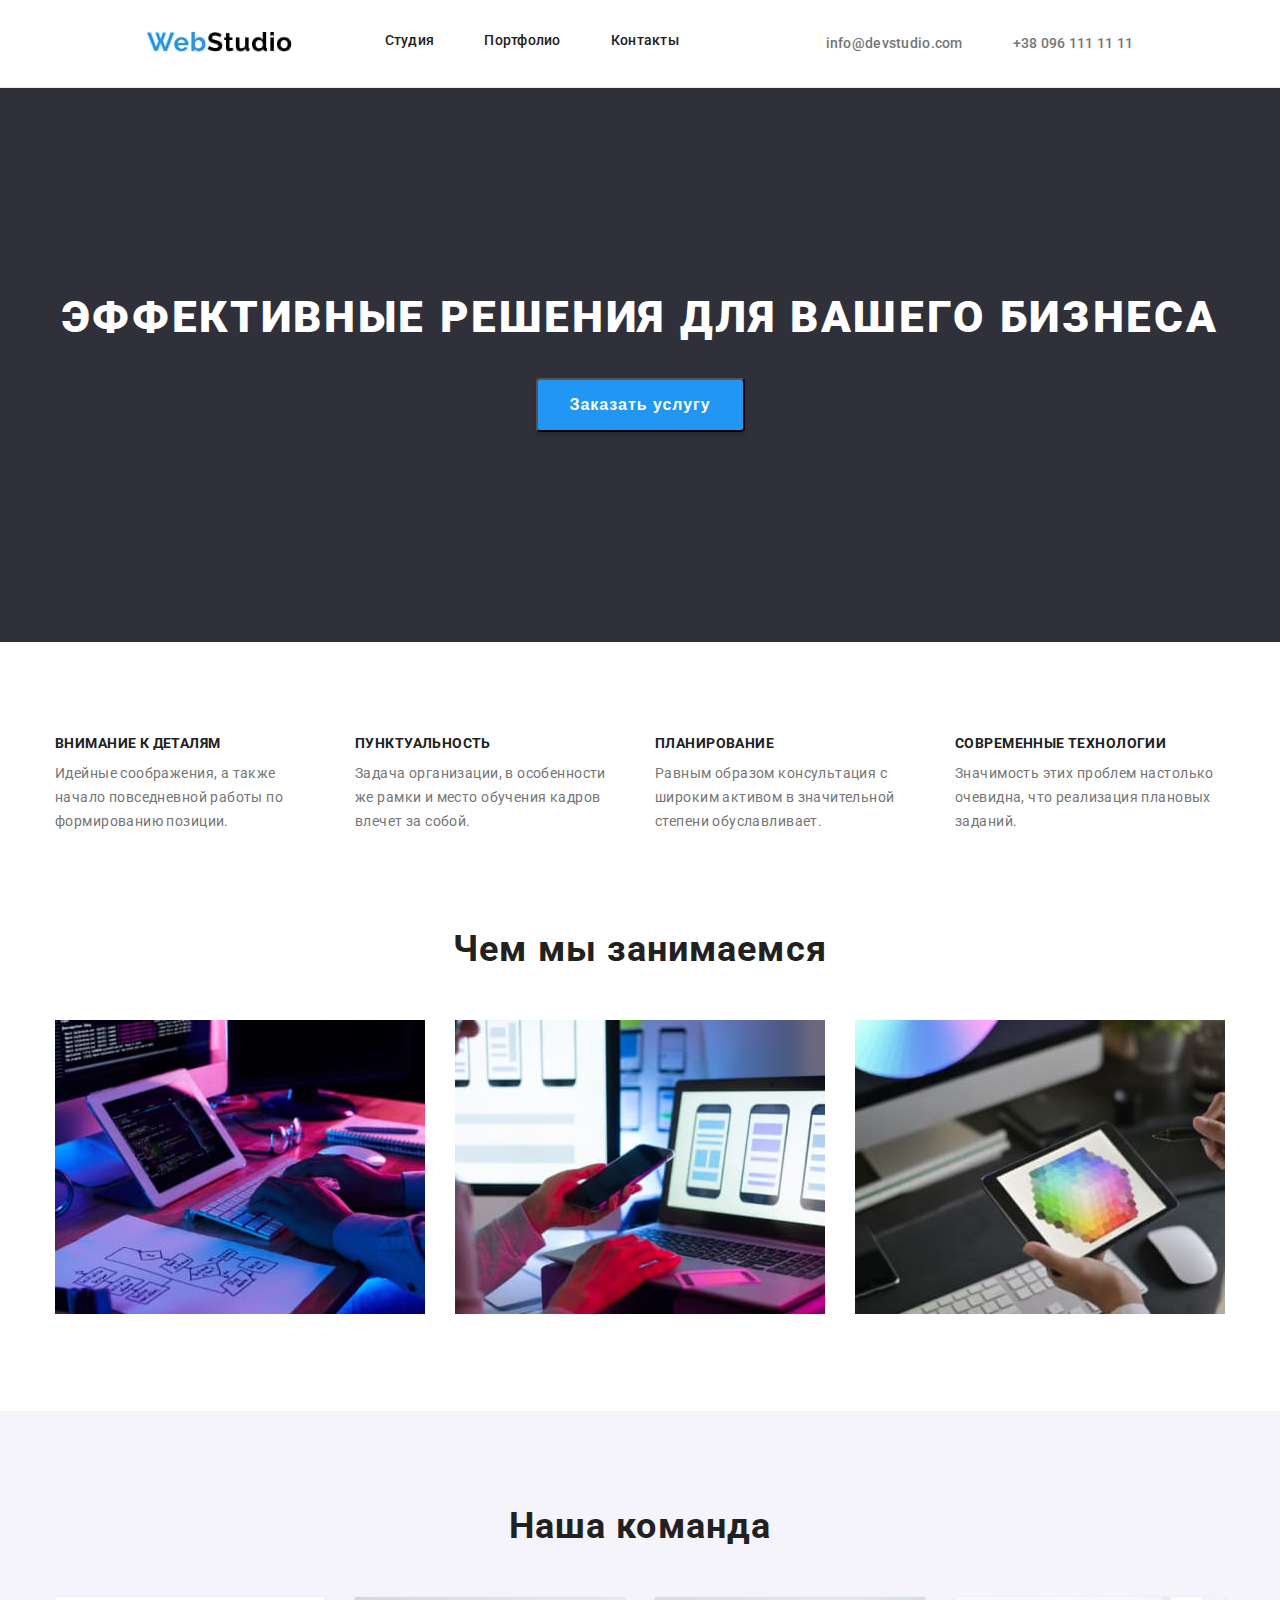
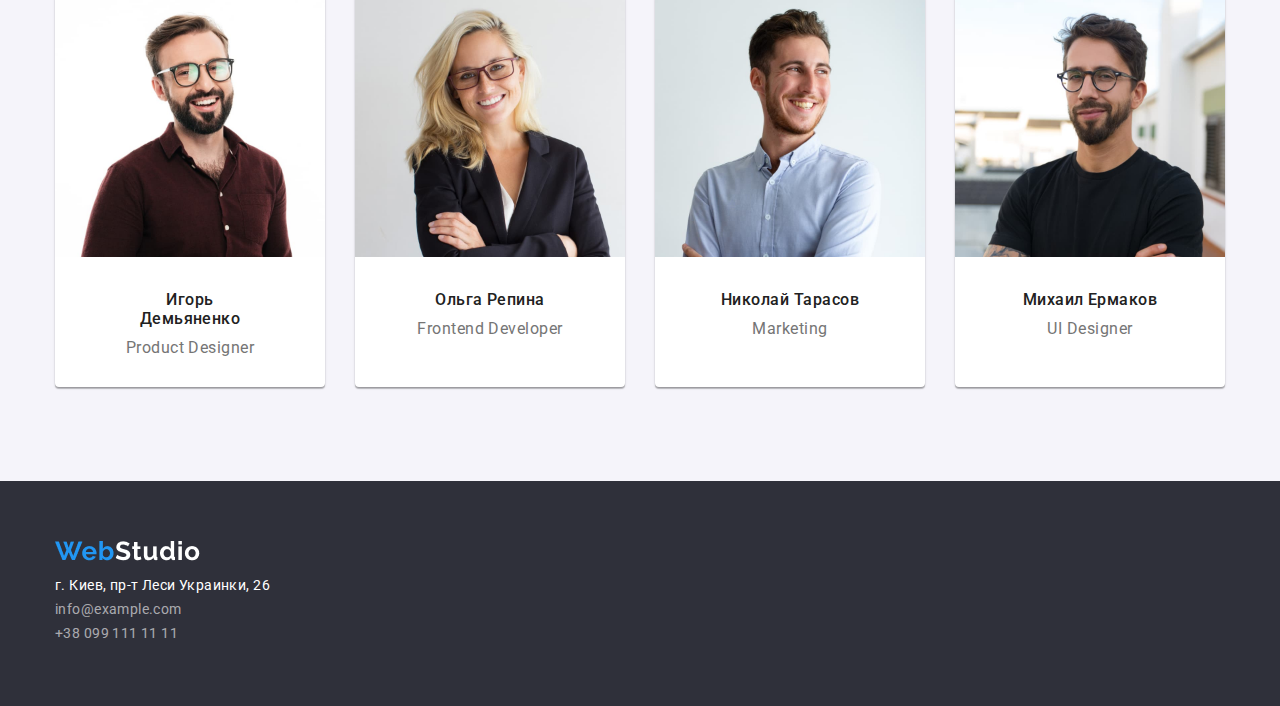
<file: index.html>
<!DOCTYPE html>
<html lang="ru">
<head>
    <meta charset="UTF-8">
    <meta http-equiv="X-UA-Compatible" content="IE=edge">
    <meta name="viewport" content="width=, initial-scale=1.0">
    <link rel="preconnect" href="https://fonts.googleapis.com">
    <link rel="preconnect" href="https://fonts.gstatic.com" crossorigin>
    <link href="https://fonts.googleapis.com/css2?family=Raleway:wght@700&family=Roboto:wght@400;500;700;900&display=swap"
        rel="stylesheet">
    <title>hw1</title>
    <link rel="stylesheet" href="./css/reset.css">
    <link rel="stylesheet" href="./css/styles.css">
</head>
<body>
   
        <!-- header -->
        <header class="header">
            <nav class="header-nav">
                <div class="header-nav-items">
                    <a class="header-logo" href="#">
                        <img src="./images/WebStudio.jpg" alt="logo">
                    </a>
                    <ul class="header-list list">
                        <li class="header-item"><a href="#" class="header-link link">Студия</a></li>
                        <li class="header-item"><a href="./index1.html" class="header-link link">Портфолио</a></li>
                        <li class="header-item"><a href="" class="header-link link">Контакты</a></li>
                    </ul>
                </div>
                <div class="header-contacts">
                    <a class="header-mail" href="mailto:info@example.com">info@devstudio.com</a>
                    <a class="header-tel" href="tel:+380961111111">+38 096 111 11 11</a>
                </div>
            </nav>
        </header>

    <main>

        <section class="hero">
            <h1 class="hero-text">Эффективные решения для вашего бизнеса</h1>
            <button type="button" class="hero-btn">Заказать услугу</button>
        </section>
                
            <section class="about container">
                <ul class="about-list list" >
                    <li class="about-item">
                        <h3 class="about-title">Внимание к деталям</h3>
                        <p class="about-after-title">Идейные соображения, а также начало повседневной работы по формированию позиции.</p>
                    </li>
                    <li class="about-item">
                        <h3 class="about-title">Пунктуальность</h3>
                        <p class="about-after-title">Задача организации, в особенности же рамки и место обучения кадров влечет за собой.</p>
                    </li>
                    <li class="about-item">
                        <h3 class="about-title">Планирование</h3>
                        <p class="about-after-title">Равным образом консультация с широким активом в значительной степени обуславливает.</p>
                    </li>
                    <li class="about-item">
                        <h3 class="about-title">Современные технологии</h3>
                        <p class="about-after-title">Значимость этих проблем настолько очевидна, что реализация плановых заданий.</p>
                    </li>
                </ul>
            </section>

        <section class="our-work container">
            <h2 class="our-work-title">Чем мы занимаемся</h2>
            <ul class="our-work-list list">
                    <li>
                        <img src="./images/img1.jpg" alt="рабочее место" width="370" height="294"/>
                    </li>
                    <li> 
                        <img src="./images/img2.jpg" alt="ноутбук" width="370" height="294"/>
                    </li>
                    <li> 
                        <img src="./images/img3.jpg" alt="планшет" width="370" height="294"/>
                   </li>
                </ul>
            </section>

            <section class="team">
                <div class="container">
                    <h2 class="team-title">Наша команда</h2>
                    <ul class="team-list list">
                        <li class="team-list-item">
                            <img
                             src="./images/img4.jpg" 
                             alt="Игорь Демьяненко"
                             width="270"
                             height="260">
                             <div class="team-description">

                                 <h3 class="team-name">Игорь Демьяненко</h3>
                                 <p class="team-role">Product Designer</p>
                             </div>
                        </li>
                        <li class="team-list-item">
                            <img 
                            src="./images/img5.jpg" 
                            alt="Ольга Репина"
                            width="270"
                            height="260">
                            <div class="team-description">

                                <h3 class="team-name">Ольга Репина</h3>
                                <p class="team-role">Frontend Developer</p>
                            </div>
                        </li>
                        <li class="team-list-item">
                            <img
                            src="./images/img6.jpg" 
                            alt="Николай Тарасов"
                            width="270"
                            height="260">
                            <div class="team-description">

                                <h3 class="team-name">Николай Тарасов</h3>
                                <p class="team-role">Marketing</p>
                            </div>
                        </li>
                        <li class="team-list-item">
                            <img
                             src="./images/img7.jpg" 
                             alt="Михаил Ермаков"
                             width="270"
                             height="260">
                             <div class="team-description">

                                 <h3 class="team-name">Михаил Ермаков</h3>
                                 <p class="team-role">UI Designer</p>
                             </div>
                        </li>
                    </ul>
                </div>
            </section>

            </main>

            <footer class="footer">
                <div class="container">
                    <a href="#"><img src="./images/WebStudioTransparent.png" alt="logo"></a>
                    <address>
                        <ul class="contact-list list">
                            <li class="contact-list-item">г. Киев, пр-т Леси Украинки, 26</li>
                            <li class="contact-list-item"><a href="mailto:info@example.com">info@example.com</a></li>
                            <li class="contact-list-item"><a href="tel:+380991111111">+38 099 111 11 11</a></li>
                        </ul>
                    </address>
                </div>
            </footer>
   
    </html>
</body>
</html>
</file>
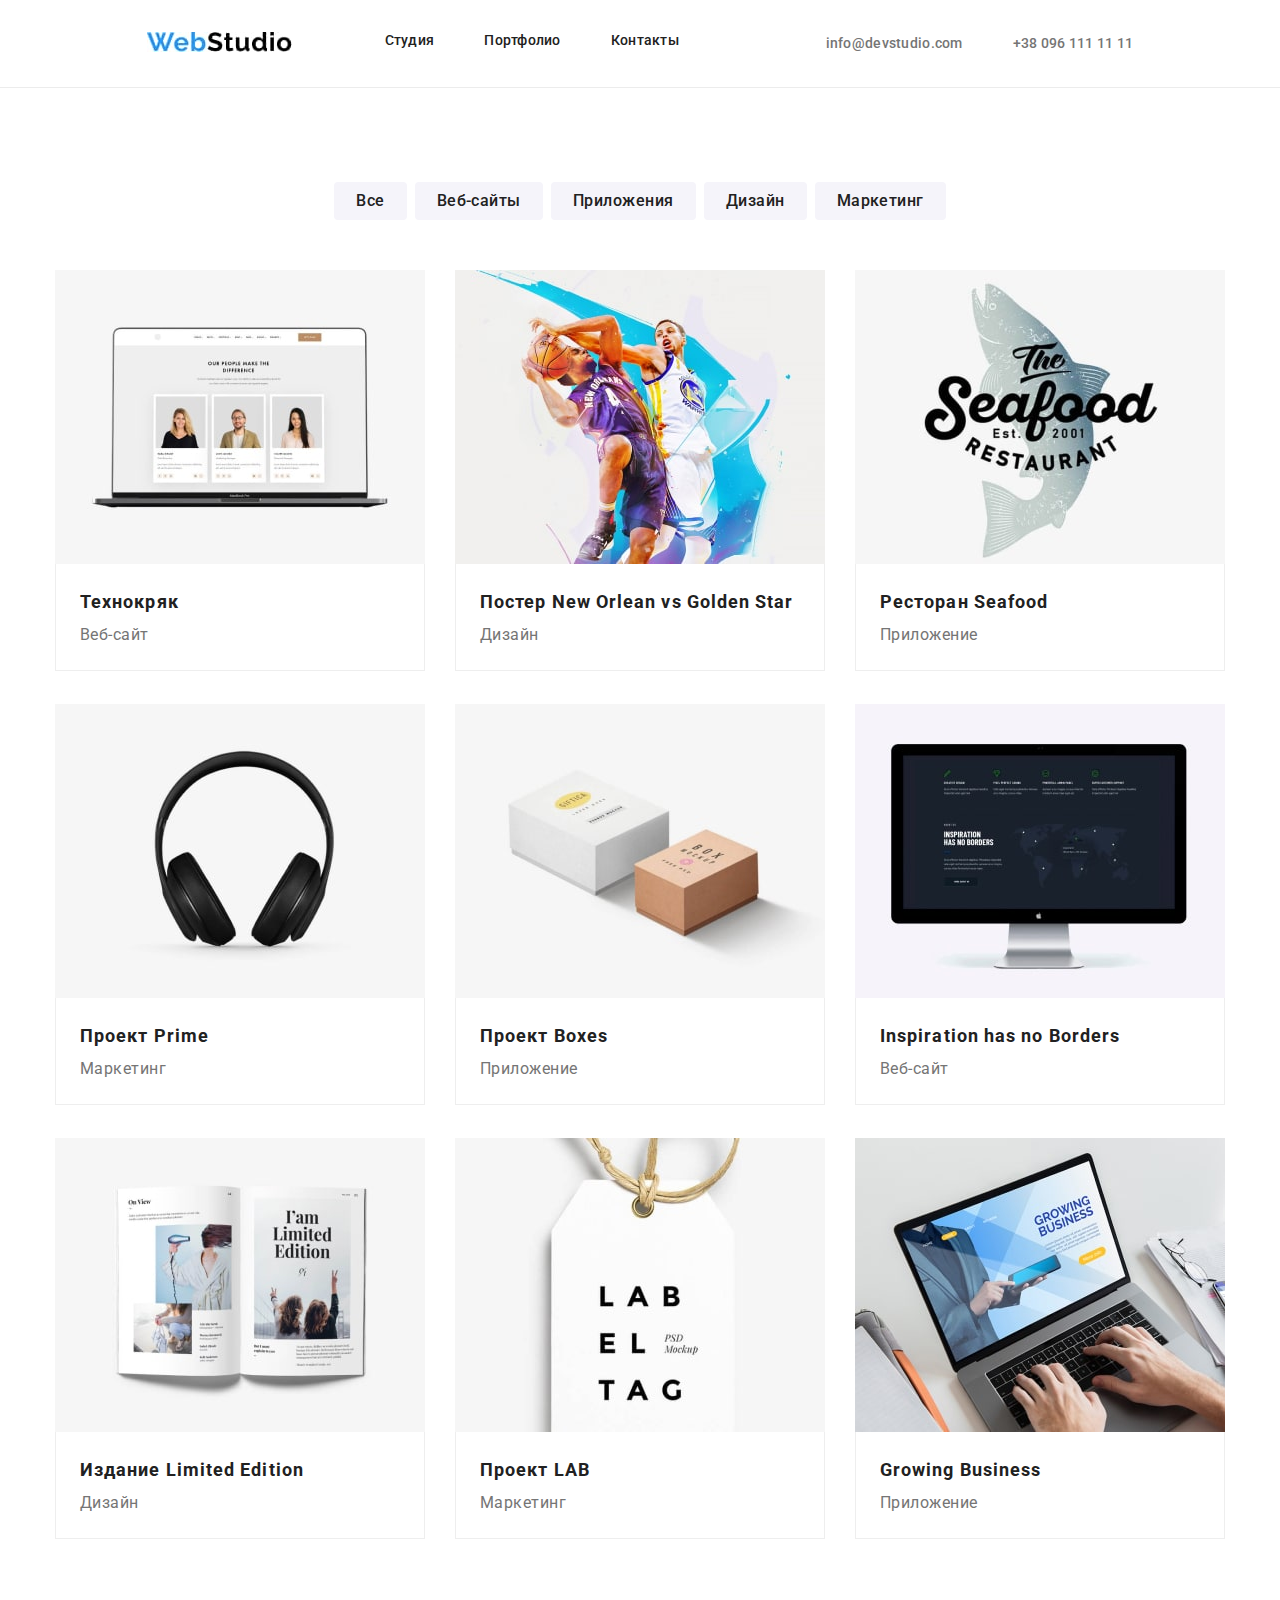
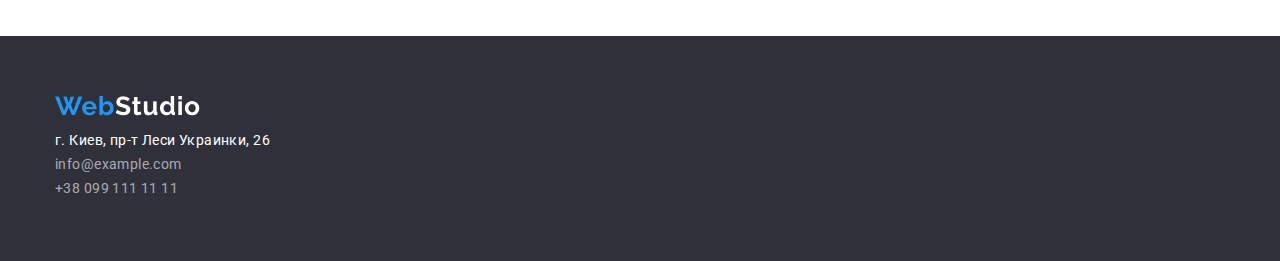
<file: index1.html>
<!DOCTYPE html>
<html lang="en">
  <head>
    <meta charset="UTF-8" />
    <meta http-equiv="X-UA-Compatible" content="IE=edge" />
    <meta name="viewport" content="width=device-width, initial-scale=1.0" />
    <title>Document</title>
    <link rel="preconnect" href="https://fonts.googleapis.com" />
    <link rel="preconnect" href="https://fonts.gstatic.com" crossorigin />
    <link
      href="https://fonts.googleapis.com/css2?family=Raleway:wght@700&family=Roboto:wght@400;500;700;900&display=swap"
      rel="stylesheet"
    />
    <link rel="stylesheet" href="./css/reset.css" />
    <link rel="stylesheet" href="./css/styles.css" />
  </head>

  <body>
    <header class="header">
      <nav class="header-nav">
        <div class="header-nav-items">
          <a class="header-logo" href="#">
            <img src="./images/WebStudio.jpg" alt="logo" />
          </a>
          <ul class="header-list list">
            <li class="header-item">
              <a href="./index.html" class="header-link link">Студия</a>
            </li>
            <li class="header-item">
              <a href="#" class="header-link link">Портфолио</a>
            </li>
            <li class="header-item">
              <a href="" class="header-link link">Контакты</a>
            </li>
          </ul>
        </div>
        <div class="header-contacts">
          <a class="header-mail" href="mailto:info@example.com"
            >info@devstudio.com</a
          >
          <a class="header-tel" href="tel:+380961111111">+38 096 111 11 11</a>
        </div>
      </nav>
    </header>

    <section class="container">
      <ul class="btn-list list">
        <li class="btn-list-item">Все</li>
        <li class="btn-list-item">Веб-сайты</li>
        <li class="btn-list-item">Приложения</li>
        <li class="btn-list-item">Дизайн</li>
        <li class="btn-list-item">Маркетинг</li>
      </ul>
    </section>

    <section class="portfolio container">
      <ul class="portfolio-list list">
        <li class="portfolio-list-item">
          <img
            src="./images/technokrjak-min.jpg"
            alt="сторінка на сайті"
            width="370"
            height="294"
          />
          <div class="portfolio-description">
            <h3 class="portfolio-title">Технокряк</h3>
            <p class="portfolio-type">Веб-сайт</p>
          </div>
        </li>
        <li class="portfolio-list-item">
          <img
            src="./images/neworlean.jpg"
            alt="баскетбол"
            width="370"
            height="294"
          />
          <div class="portfolio-description">
            <h3 class="portfolio-title">Постер New Orlean vs Golden Star</h3>
            <p class="portfolio-type">Дизайн</p>
          </div>
        </li>
        <li class="portfolio-list-item">
          <img
            src="./images/seafood.jpg"
            alt="ресторан Seafood  "
            width="370"
            height="294"
          />
          <div class="portfolio-description">
            <h3 class="portfolio-title">Ресторан Seafood</h3>
            <p class="portfolio-type">Приложение</p>
          </div>
        </li>
        <li class="portfolio-list-item">
          <img
            src="./images/airphones.jpg"
            alt="навушники"
            width="370"
            height="294"
          />
          <div class="portfolio-description">
            <h3 class="portfolio-title">Проект Prime</h3>
            <p class="portfolio-type">Маркетинг</p>
          </div>
        </li>
        <li class="portfolio-list-item">
          <img
            src="./images/boxes.jpg"
            alt="коробки"
            width="370"
            height="294"
          />
          <div class="portfolio-description">
            <h3 class="portfolio-title">Проект Boxes</h3>
            <p class="portfolio-type">Приложение</p>
          </div>
        </li>
        <li class="portfolio-list-item">
          <img src="./images/pc.jpg" alt="пк" width="370" height="294" />
          <div class="portfolio-description">
            <h3 class="portfolio-title" lang="en">
              Inspiration has no Borders
            </h3>
            <p class="portfolio-type">Веб-сайт</p>
          </div>
        </li>
        <li class="portfolio-list-item">
          <img src="./images/book.jpg" alt="книги" width="370" height="294" />
          <div class="portfolio-description">
            <h3 class="portfolio-title">Издание Limited Edition</h3>
            <p class="portfolio-type">Дизайн</p>
          </div>
        </li>
        <li class="portfolio-list-item">
          <img
            src="./images/label.jpg"
            alt="етикетка"
            width="370"
            height="294"
          />
          <div class="portfolio-description">
            <h3 class="portfolio-title">Проект LAB</h3>
            <p class="portfolio-type">Маркетинг</p>
          </div>
        </li>
        <li class="portfolio-list-item">
          <img
            src="./images/img (7)-min.jpg"
            alt="ноутбук"
            width="370"
            height="294"
          />
          <div class="portfolio-description">
            <h3 class="portfolio-title" lang="en">Growing Business</h3>
            <p class="portfolio-type">Приложение</p>
          </div>
        </li>
      </ul>
    </section>

    <footer class="footer">
      <div class="container">
        <a href="#"
          ><img src="./images/WebStudioTransparent.png" alt="logo"
        /></a>
        <address>
          <ul class="contact-list list">
            <li class="contact-list-item">г. Киев, пр-т Леси Украинки, 26</li>
            <li class="contact-list-item">
              <a href="mailto:info@example.com">info@example.com</a>
            </li>
            <li class="contact-list-item">
              <a href="tel:+380991111111">+38 099 111 11 11</a>
            </li>
          </ul>
        </address>
      </div>
    </footer>
  </body>
</html>
</file>
<file: css/styles.css>
:root {
  --header-color: #ffffff;
  --first-btn-color: #ffffff;
  --second-btn-color: #212121;
  --accent-color: #2196f3;
}

body {
  font-family: "Roboto", sans-serif;
}

p {
  color: teal;
}

a {
  text-decoration: none;
}

.container {
  width: 1170px;
  margin: 0 auto;
}

.list {
  list-style: none;
}

.link {
  text-decoration: none;
}

/*---------------HEADER--------------------------------*/

.header {
  background-color: white;
  padding: 32px 0;
  border-bottom: 1px solid #ececec;
}

.header-link:hover,
.header-link:focus,
.header-contacts a:hover {
  color: var(--accent-color);
}

.header-nav {
  display: flex;
  justify-content: space-evenly;
  align-items: center;
}

.header-nav-items {
  display: flex;
  justify-content: space-between;
  gap: 93px;
}

.header-list {
  display: flex;
  gap: 50px;
}

.header-contacts {
  display: flex;
  gap: 50px;
}

.header-contacts a {
  transition: 0.5s;
}

.header-link {
  font-weight: 500;
  font-size: 14px;
  line-height: 1.14;
  letter-spacing: 0.02em;
  color: #212121;
  transition: 0.5s;
}

.header-mail {
  font-family: "Roboto";
  font-style: normal;
  font-weight: 500;
  font-size: 14px;
  line-height: 1.14;
  letter-spacing: 0.02em;
  color: #757575;
}

.header-tel {
  font-family: "Roboto";
  font-style: normal;
  font-weight: 500;
  font-size: 14px;
  line-height: 1.14;
  letter-spacing: 0.02em;
  color: #757575;
}

.header-btn {
  font-family: inherit;
  font-weight: 700;
  font-size: 16px;
  line-height: 1.88;
  display: flex;
  align-items: center;
  text-align: center;
  letter-spacing: 0.06em;
  color: var(--first-btn-color);
}

/*-------------HERO---------------------------*/

.hero {
  background-color: #2f303a;
  padding-top: 200px;
  padding-bottom: 210px;
  margin-bottom: 94px;
  text-align: center;
}

.hero-text {
  font-style: normal;
  font-weight: 900;
  font-size: 44px;
  line-height: 1.36;
  letter-spacing: 0.06em;
  text-transform: uppercase;
  color: #ffffff;
  margin-bottom: 30px;
}

.hero-btn {
  padding: 10px 32px;
  font-style: normal;
  font-weight: 700;
  font-size: 16px;
  line-height: 1.88;
  text-align: center;
  letter-spacing: 0.06em;
  color: #ffffff;
  background: #2196f3;
  box-shadow: 0px 4px 4px rgba(0, 0, 0, 0.15);
  border-radius: 4px;
  cursor: pointer;
}

/*-------------ABOUT---------------------------*/

.about {
  margin-bottom: 94px;
}
.about-list {
  display: flex;
  gap: 30px;
}

.about-title {
  font-style: normal;
  font-weight: 700;
  font-size: 14px;
  line-height: 1.14;
  letter-spacing: 0.03em;
  text-transform: uppercase;
  color: #212121;
  margin-bottom: 10px;
}

.about-after-title {
  font-style: normal;
  font-weight: 400;
  font-size: 14px;
  line-height: 1.71;
  letter-spacing: 0.03em;
  color: #757575;
}

.about-item {
  width: 25%;
}

/*-------------OUR-WORK---------------------------*/

.our-work {
  text-align: center;
  margin-bottom: 94px;
}

.our-work-title {
  font-style: normal;
  font-weight: 700;
  font-size: 36px;
  line-height: 1.17;
  text-align: center;
  letter-spacing: 0.03em;
  color: #212121;
  margin-bottom: 50px;
}

.our-work-list {
  display: flex;
  gap: 30px;
}

/*-------------TEAM---------------------------*/

.team {
  padding-top: 94px;
  padding-bottom: 94px;
  background: #f5f4fa;
  text-align: center;
}

.team-title {
  font-style: normal;
  font-weight: 700;
  font-size: 36px;
  line-height: 1.17;
  text-align: center;
  letter-spacing: 0.03em;
  color: #212121;
  margin-bottom: 50px;
}

.team-list {
  display: flex;
  gap: 30px;
}

.team-list-item {
  background: #ffffff;
  /* material shadow v1 */
  box-shadow: 0px 1px 3px rgba(0, 0, 0, 0.12), 0px 1px 1px rgba(0, 0, 0, 0.14),
    0px 2px 1px rgba(0, 0, 0, 0.2);
  border-radius: 0px 0px 4px 4px;
}

.team-description {
  padding: 30px 59px;
}

.team-name {
  font-style: normal;
  font-weight: 500;
  font-size: 16px;
  line-height: 1.19;
  text-align: center;
  letter-spacing: 0.03em;
  color: #212121;
  margin-bottom: 10px;
}

.team-role {
  font-style: normal;
  font-weight: 400;
  font-size: 16px;
  line-height: 1.19;
  text-align: center;
  letter-spacing: 0.03em;
  color: #757575;
}

/*-------------FOOTER---------------------------*/

.footer {
  background: #2f303a;
  padding: 60px 0;
}

.contact-list {
  margin-top: 10px;
}

.contact-list-item,
.contact-list-item a {
  font-style: normal;
  font-size: 14px;
  line-height: 1.71;
  /* or 171% */
  letter-spacing: 0.03em;
  color: rgba(255, 255, 255, 0.6);
}

.contact-list-item:first-child {
  color: #ffffff;
}

/*-------------PAGE 2---------------------------*/

/*-------------BTN-LIST---------------------------*/

.btn-list {
  padding-top: 94px;
  display: flex;
  justify-content: center;
  gap: 8px;
  margin-bottom: 50px;
}

.btn-list-item {
  background: #f5f4fa;
  border-radius: 4px;
  padding: 6px 22px;
  font-style: normal;
  font-weight: 500;
  font-size: 16px;
  line-height: 1.62;

  text-align: center;
  letter-spacing: 0.03em;

  color: #212121;
  cursor: pointer;
  transition: 0.5s;
}

.btn-list-item:hover {
  background: #2196f3;
  color: #ffffff;
  box-shadow: 0px 3px 1px rgba(0, 0, 0, 0.1), 0px 1px 2px rgba(0, 0, 0, 0.08),
    0px 2px 2px rgba(0, 0, 0, 0.12);
}

/*-------------PORTFOLIO---------------------------*/

.portfolio {
  margin-bottom: 94px;
}

.portfolio-list {
  display: flex;
  flex-wrap: wrap;
  gap: 30px;
}

.portfolio-description {
  background: #ffffff;
  border-left: 1px solid #eeeeee;
  border-right: 1px solid #eeeeee;
  border-bottom: 1px solid #eeeeee;
  position: relative;
  top: -3px;
  padding: 20px 24px;
}

.portfolio-title {
  font-style: normal;
  font-weight: 700;
  font-size: 18px;
  line-height: 2;
  letter-spacing: 0.06em;
  color: #212121;
}

.portfolio-type {
  font-style: normal;
  font-weight: 400;
  font-size: 16px;
  line-height: 1.88;
  letter-spacing: 0.03em;
  color: #757575;
}
</file>
